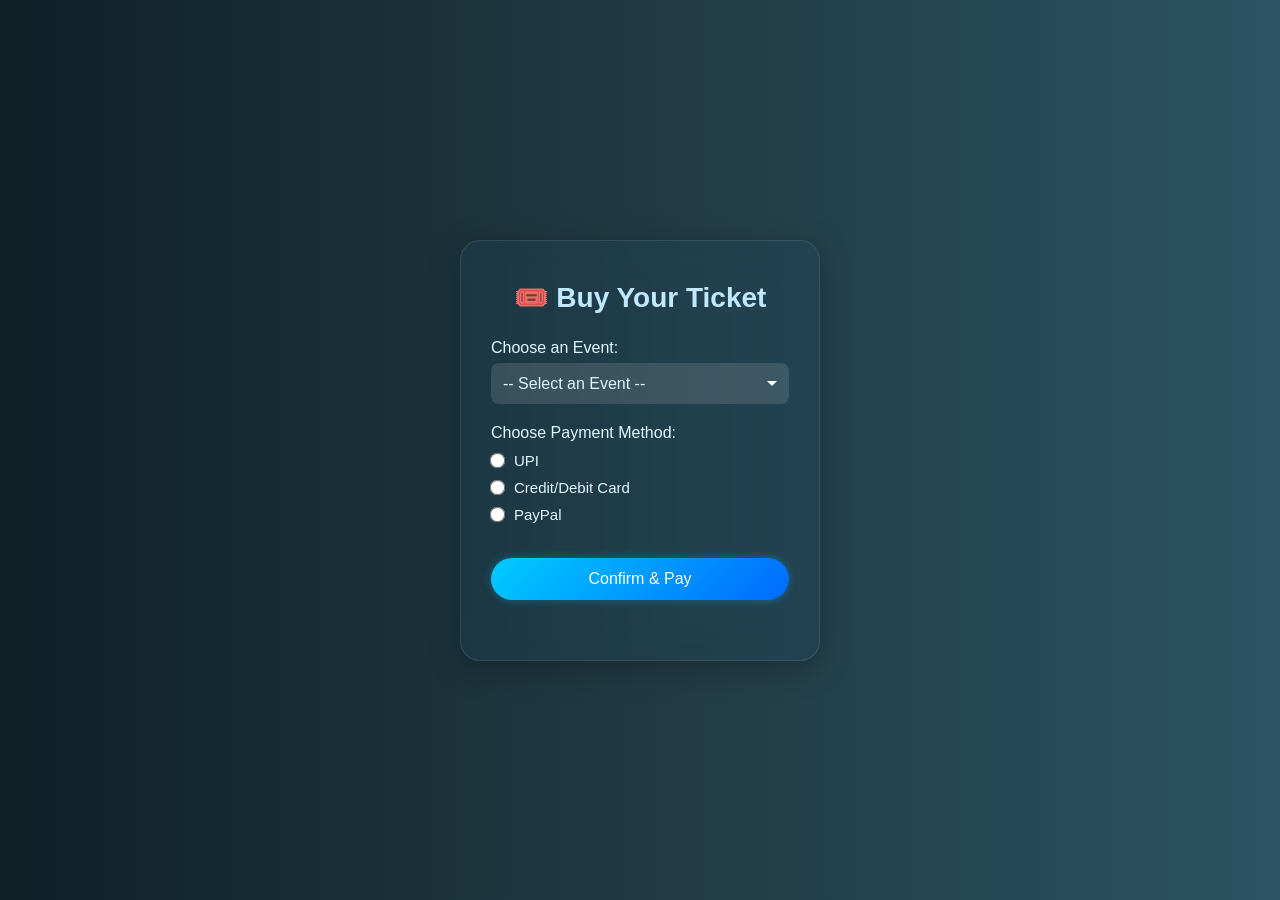
<file: Frontend/buyticket.html>
<!DOCTYPE html>
<html lang="en">
<head>
  <meta charset="UTF-8">
  <title>Buy Ticket</title>
  <style>
    * {
      margin: 0;
      padding: 0;
      box-sizing: border-box;
    }

    body {
      font-family: 'Segoe UI', Tahoma, Geneva, Verdana, sans-serif;
      background: linear-gradient(to right, #0f2027, #203a43, #2c5364);
      height: 100vh;
      display: flex;
      justify-content: center;
      align-items: center;
    }

    .container {
      background: rgba(35, 78, 108, 0.2);
      backdrop-filter: blur(18px);
      border-radius: 20px;
      padding: 40px 30px;
      box-shadow: 0 8px 32px rgba(0, 0, 0, 0.25);
      color: #e0f7ff;
      width: 360px;
      animation: fadeIn 1s ease-in-out;
      border: 1px solid rgba(255, 255, 255, 0.1);
    }

    @keyframes fadeIn {
      from { opacity: 0; transform: scale(0.95); }
      to { opacity: 1; transform: scale(1); }
    }

    h2 {
      text-align: center;
      margin-bottom: 25px;
      font-size: 28px;
      color: #c0e8ff;
    }

    label {
      font-size: 16px;
      margin-bottom: 6px;
      display: block;
    }

    select {
      width: 100%;
      padding: 12px;
      border-radius: 8px;
      border: none;
      background: rgba(255, 255, 255, 0.12);
      color: #e0f7ff;
      font-size: 16px;
      margin-bottom: 20px;
      outline: none;
      appearance: none;
      background-image: url("data:image/svg+xml;utf8,<svg fill='white' height='24' viewBox='0 0 24 24' width='24' xmlns='http://www.w3.org/2000/svg'><path d='M7 10l5 5 5-5z'/></svg>");
      background-repeat: no-repeat;
      background-position-x: 98%;
      background-position-y: center;
    }

    .payment-options label {
      display: flex;
      align-items: center;
      margin: 10px 0;
      cursor: pointer;
      font-size: 15px;
      transition: color 0.3s;
    }

    .payment-options input[type="radio"] {
      accent-color: #00ccff;
      margin-right: 10px;
      transform: scale(1.2);
    }

    .btn {
      margin-top: 25px;
      width: 100%;
      padding: 12px;
      font-size: 16px;
      background: linear-gradient(135deg, #00ccff, #006aff);
      border: none;
      border-radius: 30px;
      color: #fff;
      cursor: pointer;
      transition: all 0.3s ease;
      box-shadow: 0 0 10px rgba(0, 204, 255, 0.3);
    }

    .btn:hover {
      background: linear-gradient(135deg, #0099dd, #004cbf);
      transform: translateY(-2px);
      box-shadow: 0 4px 20px rgba(0, 204, 255, 0.5);
    }

    .message {
      margin-top: 20px;
      text-align: center;
      color: #aefeff;
      font-weight: bold;
    }

    @media (max-width: 400px) {
      .container {
        width: 90%;
        padding: 30px 20px;
      }
    }
  </style>
</head>
<body>

<div class="container">
  <h2>🎟️ Buy Your Ticket</h2>

  <label for="event">Choose an Event:</label>
  <select id="event">
    <option value="">-- Select an Event --</option>
    <option value="concert">🎵 Music Concert</option>
    <option value="sports">🏟️ Sports Match</option>
    <option value="theatre">🎭 Theatre Show</option>
    <option value="tech">💻 Tech Conference</option>
  </select>

  <label>Choose Payment Method:</label>
  <div class="payment-options">
    <label><input type="radio" name="payment" value="UPI"> UPI</label>
    <label><input type="radio" name="payment" value="Card"> Credit/Debit Card</label>
    <label><input type="radio" name="payment" value="PayPal"> PayPal</label>
  </div>

  <button class="btn" onclick="submitForm()">Confirm & Pay</button>
  <div class="message" id="message"></div>
</div>

<script>
  function submitForm() {
    const event = document.getElementById('event').value;
    const paymentMethod = document.querySelector('input[name="payment"]:checked');
    const messageBox = document.getElementById('message');

    if (!event) {
      messageBox.innerText = "⚠️ Please select an event.";
      messageBox.style.color = "#ffcc00";
      return;
    }

    if (!paymentMethod) {
      messageBox.innerText = "⚠️ Please select a payment method.";
      messageBox.style.color = "#ffcc00";
      return;
    }

    messageBox.innerText = `✅ Ticket for "${event}" booked via ${paymentMethod.value}!`;
    messageBox.style.color = "#aefeff";
  }
</script>

</body>
</html>
</file>
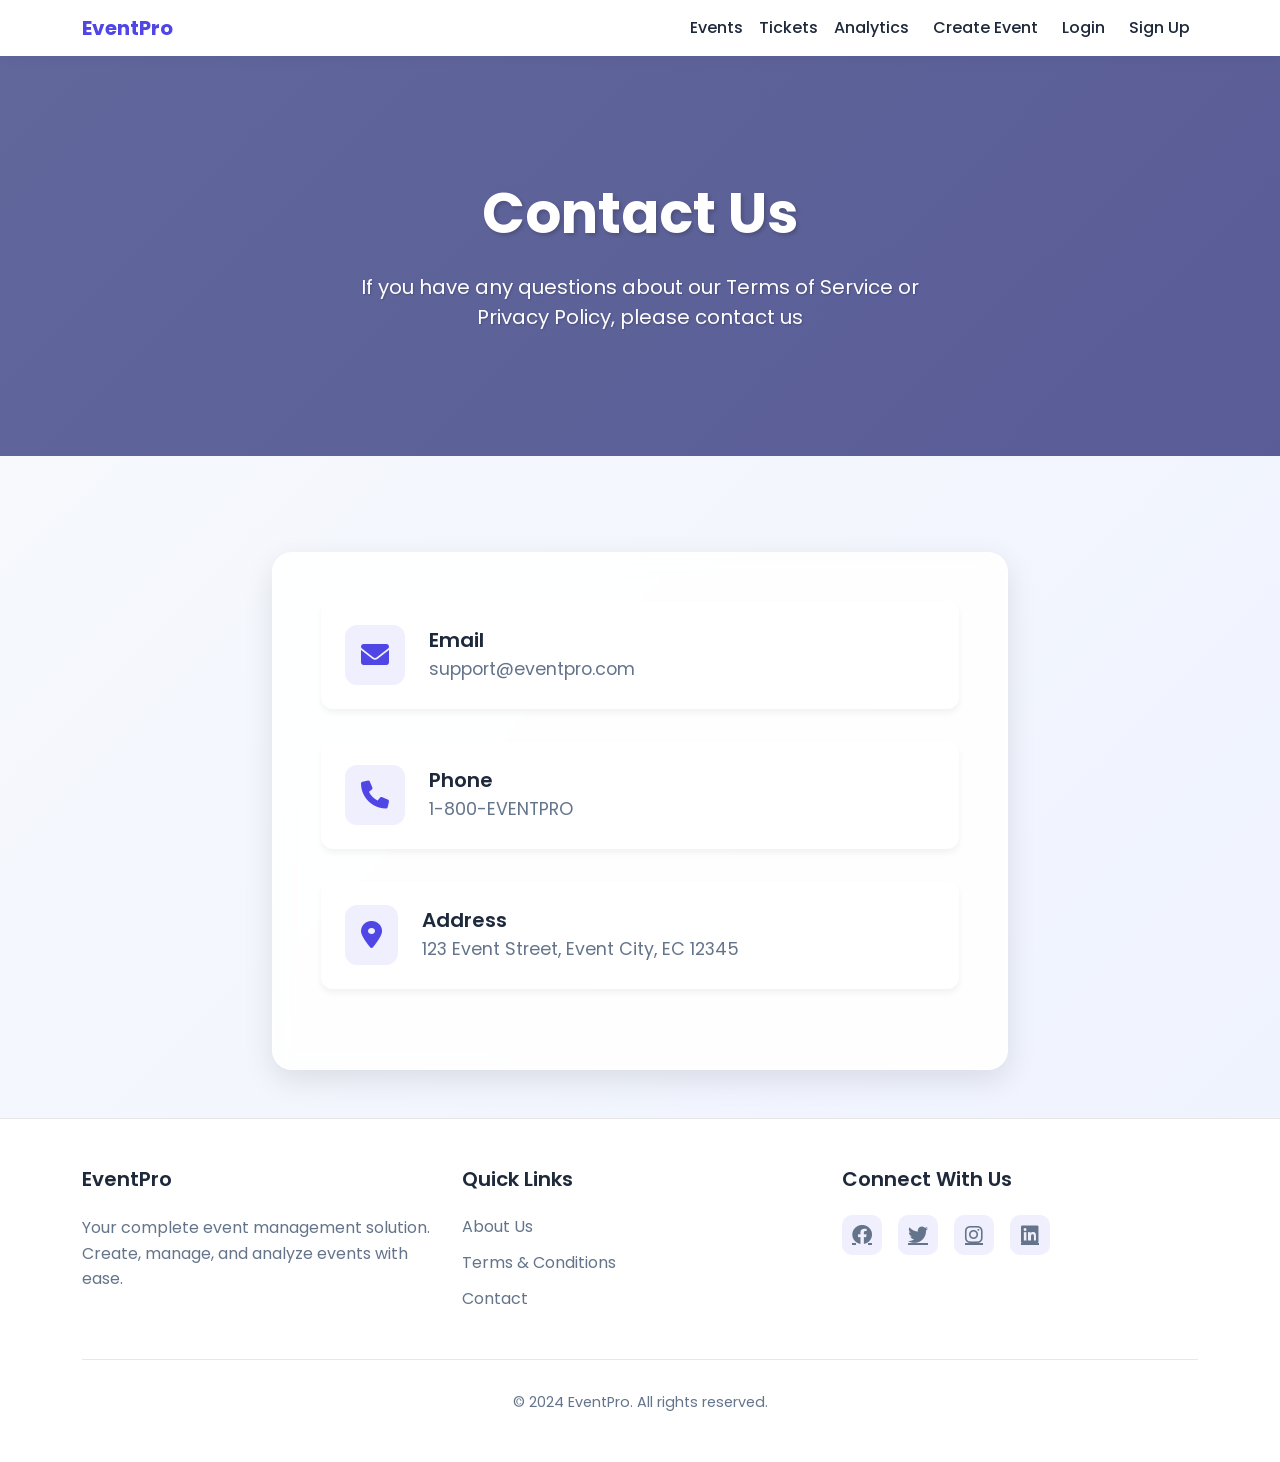
<file: Frontend/contact.html>
<!DOCTYPE html>
<html lang="en">
<head>
    <meta charset="UTF-8">
    <meta name="viewport" content="width=device-width, initial-scale=1.0">
    <title>Contact Us - EventPro</title>
    <link href="https://cdn.jsdelivr.net/npm/bootstrap@5.3.0/dist/css/bootstrap.min.css" rel="stylesheet">
    <link rel="stylesheet" href="https://cdnjs.cloudflare.com/ajax/libs/font-awesome/6.0.0/css/all.min.css">
    <link href="https://fonts.googleapis.com/css2?family=Poppins:wght@300;400;500;600;700&display=swap" rel="stylesheet">
    <style>
        :root {
            --primary-color: #4F46E5;
            --secondary-color: #6366F1;
            --accent-color: #C7D2FE;
            --background-color: #F8FAFC;
            --text-primary: #1E293B;
            --text-secondary: #64748B;
        }

        body {
            font-family: 'Poppins', sans-serif;
            background: linear-gradient(135deg, #F8FAFC 0%, #EEF2FF 100%);
            min-height: 100vh;
        }

        .navbar {
            background: rgba(255, 255, 255, 0.95) !important;
            backdrop-filter: blur(10px);
            box-shadow: 0 2px 15px rgba(0,0,0,0.1);
        }

        .navbar-brand {
            font-weight: 700;
            color: var(--primary-color) !important;
        }

        .nav-link {
            color: var(--text-primary) !important;
            font-weight: 500;
            transition: all 0.3s ease;
        }

        .nav-link:hover {
            color: var(--primary-color) !important;
        }

        .contact-section {
            padding: 120px 0;
            background: linear-gradient(rgba(30, 41, 59, 0.7), rgba(30, 41, 59, 0.7)), 
                      url('https://images.unsplash.com/photo-1486312338219-ce68d2c6f44d') no-repeat center center;
            background-size: cover;
            color: white;
            margin-bottom: 3rem;
            min-height: 400px;
            display: flex;
            align-items: center;
            justify-content: center;
            position: relative;
            overflow: hidden;
        }

        .contact-section::before {
            content: '';
            position: absolute;
            top: 0;
            left: 0;
            right: 0;
            bottom: 0;
            background: linear-gradient(135deg, rgba(99, 102, 241, 0.3) 0%, rgba(79, 70, 229, 0.3) 100%);
            z-index: 1;
        }

        .contact-section .container {
            position: relative;
            z-index: 2;
        }

        .contact-section h1 {
            font-weight: 700;
            text-shadow: 2px 2px 4px rgba(0,0,0,0.2);
        }

        .contact-section .lead {
            font-size: 1.25rem;
            font-weight: 400;
            text-shadow: 1px 1px 2px rgba(0,0,0,0.2);
            max-width: 600px;
            margin: 0 auto;
        }

        .contact-info {
            background: rgba(255, 255, 255, 0.9);
            padding: 3rem;
            border-radius: 20px;
            box-shadow: 0 10px 30px rgba(0,0,0,0.1);
            backdrop-filter: blur(10px);
            border: 1px solid rgba(255, 255, 255, 0.2);
        }

        .contact-item {
            margin-bottom: 2rem;
            transition: all 0.3s ease;
            padding: 1.5rem;
            border-radius: 12px;
            background: white;
            box-shadow: 0 4px 6px rgba(0,0,0,0.05);
        }

        .contact-item:hover {
            transform: translateY(-5px);
            box-shadow: 0 8px 15px rgba(0,0,0,0.1);
        }

        .contact-icon {
            font-size: 1.75rem;
            color: var(--primary-color);
            margin-right: 1.5rem;
            background: rgba(99, 102, 241, 0.1);
            padding: 1rem;
            border-radius: 12px;
            transition: all 0.3s ease;
        }

        .contact-item:hover .contact-icon {
            background: var(--primary-color);
            color: white;
            transform: scale(1.1);
        }

        .contact-item h5 {
            color: var(--text-primary);
            font-weight: 600;
            margin-bottom: 0.5rem;
        }

        .contact-item p {
            color: var(--text-secondary);
            font-size: 1.1rem;
            margin-bottom: 0;
        }
    </style>
</head>
<body>
    <!-- Navigation -->
    <nav class="navbar navbar-expand-lg navbar-light">
        <div class="container">
            <a class="navbar-brand" href="index.html">EventPro</a>
            <button class="navbar-toggler" type="button" data-bs-toggle="collapse" data-bs-target="#navbarNav">
                <span class="navbar-toggler-icon"></span>
            </button>
            <div class="collapse navbar-collapse" id="navbarNav">
                <ul class="navbar-nav ms-auto">
                    <li class="nav-item"><a class="nav-link" href="index.html#events">Events</a></li>
                    <li class="nav-item"><a class="nav-link" href="smart-ticketing.html">Tickets</a></li>
                    <li class="nav-item"><a class="nav-link" href="analytics.html">Analytics</a></li>
                    <li class="nav-item"><a class="nav-link btn btn-primary ms-2" href="createEvent.html">Create Event</a></li>
                    <li class="nav-item"><a class="nav-link btn btn-outline-primary ms-2" href="login.html">Login</a></li>
                    <li class="nav-item"><a class="nav-link btn btn-primary ms-2" href="signup.html">Sign Up</a></li>
                </ul>
            </div>
        </div>
    </nav>

    <!-- Contact Section -->
    <section class="contact-section text-center">
        <div class="container">
            <h1 class="display-4 mb-4">Contact Us</h1>
            <p class="lead">If you have any questions about our Terms of Service or Privacy Policy, please contact us</p>
        </div>
    </section>

    <!-- Contact Information -->
    <section class="py-5">
        <div class="container">
            <div class="row justify-content-center">
                <div class="col-md-8">
                    <div class="contact-info">
                        <div class="contact-item d-flex align-items-center">
                            <i class="fas fa-envelope contact-icon"></i>
                            <div>
                                <h5 class="mb-1">Email</h5>
                                <p class="mb-0">support@eventpro.com</p>
                            </div>
                        </div>
                        <div class="contact-item d-flex align-items-center">
                            <i class="fas fa-phone contact-icon"></i>
                            <div>
                                <h5 class="mb-1">Phone</h5>
                                <p class="mb-0">1-800-EVENTPRO</p>
                            </div>
                        </div>
                        <div class="contact-item d-flex align-items-center">
                            <i class="fas fa-map-marker-alt contact-icon"></i>
                            <div>
                                <h5 class="mb-1">Address</h5>
                                <p class="mb-0">123 Event Street, Event City, EC 12345</p>
                            </div>
                        </div>
                    </div>
                </div>
            </div>
        </div>
    </section>

    <!-- Footer -->
    <footer class="footer py-5">
        <div class="container">
            <div class="row g-4">
                <div class="col-md-4">
                    <h5 class="footer-title">EventPro</h5>
                    <p class="footer-description">Your complete event management solution. Create, manage, and analyze events with ease.</p>
                </div>
                <div class="col-md-4">
                    <h5 class="footer-title">Quick Links</h5>
                    <ul class="list-unstyled footer-links">
                        <li><a href="#">About Us</a></li>
                        <li><a href="terms-privacy.html">Terms & Conditions</a></li>
                        <li><a href="contact.html">Contact</a></li>
                    </ul>
                </div>
                <div class="col-md-4">
                    <h5 class="footer-title">Connect With Us</h5>
                    <div class="social-icons">
                        <a href="#" class="social-icon"><i class="fab fa-facebook"></i></a>
                        <a href="#" class="social-icon"><i class="fab fa-twitter"></i></a>
                        <a href="#" class="social-icon"><i class="fab fa-instagram"></i></a>
                        <a href="#" class="social-icon"><i class="fab fa-linkedin"></i></a>
                    </div>
                </div>
            </div>
            <hr class="footer-divider">
            <div class="footer-bottom">
                <p class="mb-0">&copy; 2024 EventPro. All rights reserved.</p>
            </div>
        </div>
    </footer>

    <style>
        .footer {
            background: rgba(255, 255, 255, 0.95);
            backdrop-filter: blur(10px);
            border-top: 1px solid rgba(0, 0, 0, 0.1);
        }

        .footer-title {
            color: var(--text-primary);
            font-weight: 600;
            margin-bottom: 1.5rem;
        }

        .footer-description {
            color: var(--text-secondary);
            line-height: 1.6;
        }

        .footer-links li {
            margin-bottom: 0.75rem;
        }

        .footer-links a {
            color: var(--text-secondary);
            text-decoration: none;
            transition: all 0.3s ease;
        }

        .footer-links a:hover {
            color: var(--primary-color);
            transform: translateX(5px);
        }

        .social-icons {
            display: flex;
            gap: 1rem;
        }

        .social-icon {
            color: var(--text-secondary);
            font-size: 1.25rem;
            transition: all 0.3s ease;
            width: 40px;
            height: 40px;
            display: flex;
            align-items: center;
            justify-content: center;
            border-radius: 10px;
            background: rgba(99, 102, 241, 0.1);
        }

        .social-icon:hover {
            color: white;
            background: var(--primary-color);
            transform: translateY(-3px);
        }

        .footer-divider {
            margin: 2rem 0;
            opacity: 0.1;
        }

        .footer-bottom {
            text-align: center;
            color: var(--text-secondary);
            font-size: 0.9rem;
        }
    </style>

    <!-- Bootstrap JS and dependencies -->
    <script src="https://cdn.jsdelivr.net/npm/bootstrap@5.3.0/dist/js/bootstrap.bundle.min.js"></script>
</body>
</html>
</file>
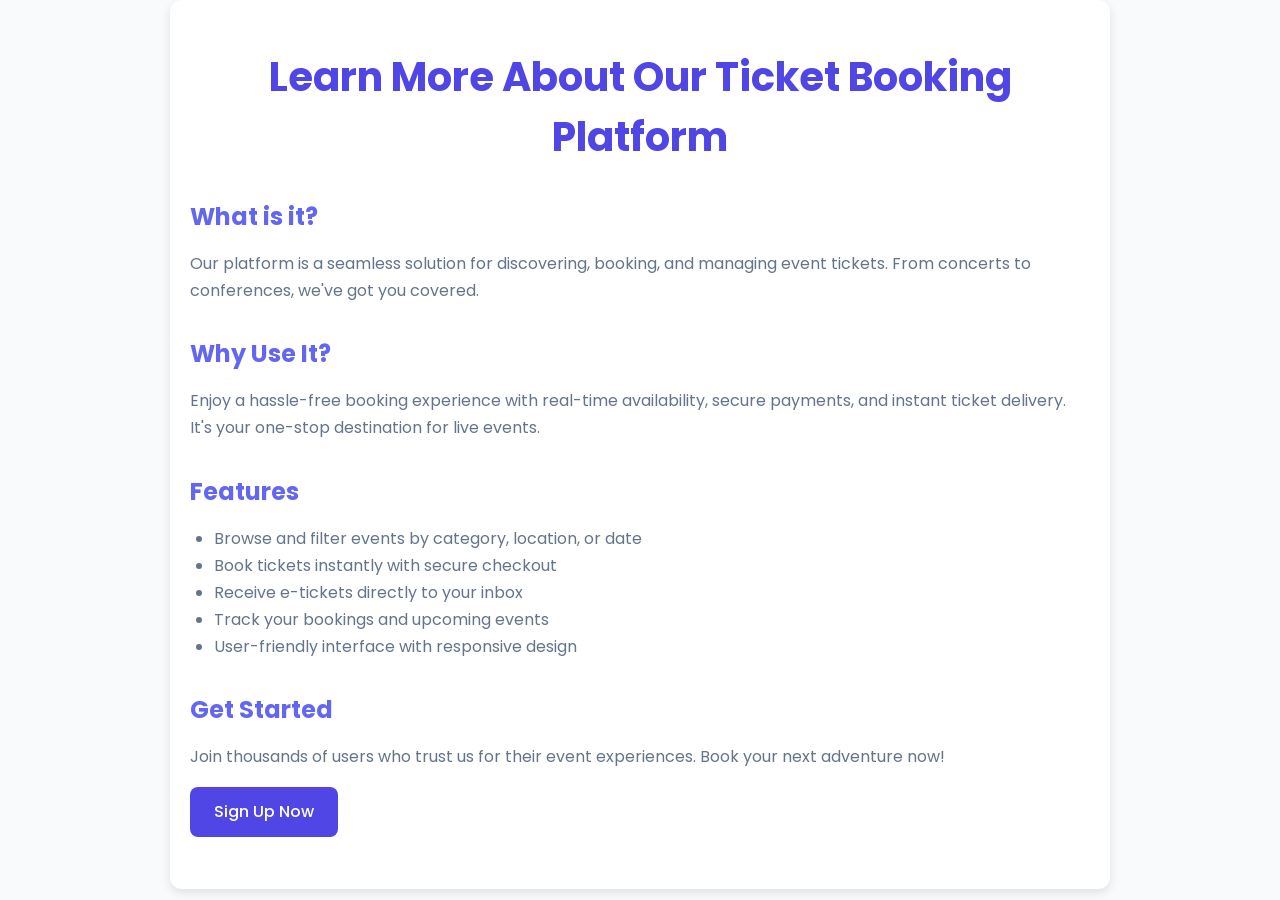
<file: Frontend/learnmore.html>
<!DOCTYPE html>
<html lang="en">
<head>
    <meta charset="UTF-8">
    <meta name="viewport" content="width=device-width, initial-scale=1.0">
    <title>Learn More</title>
    <link href="https://fonts.googleapis.com/css2?family=Poppins:wght@400;500;600;700&display=swap" rel="stylesheet">
    <style>
        :root {
            --primary-color: #4F46E5;
            --secondary-color: #6366F1;
            --accent-color: #C7D2FE;
            --background-color: #F8FAFC;
            --text-primary: #1E293B;
            --text-secondary: #64748B;
            --success-color: #10B981;
            --warning-color: #F59E0B;
            --info-color: #3B82F6;
        }

        body {
            font-family: 'Poppins', sans-serif;
            color: var(--text-primary);
            background-color: var(--background-color);
            scroll-behavior: smooth;
            margin: 0;
            padding: 0;
        }

        .container {
            max-width: 900px;
            margin: auto;
            padding: 20px;
            background: white;
            border-radius: 12px;
            box-shadow: 0 4px 10px rgba(0, 0, 0, 0.1);
        }

        h1 {
            text-align: center;
            font-size: 2.5rem;
            color: var(--primary-color);
            margin-bottom: 1rem;
        }

        .section {
            margin: 2rem 0;
        }

        .section h2 {
            font-size: 1.5rem;
            color: var(--secondary-color);
            margin-bottom: 0.5rem;
        }

        .section p, .section ul {
            color: var(--text-secondary);
            line-height: 1.7;
        }

        .section ul {
            padding-left: 1.5rem;
        }

        .btn {
            display: inline-block;
            padding: 0.8rem 1.5rem;
            background: var(--primary-color);
            color: white;
            text-decoration: none;
            font-weight: 500;
            border-radius: 8px;
            transition: all 0.3s ease;
        }

        .btn:hover {
            background: var(--secondary-color);
            transform: translateY(-2px);
        }
    </style>
</head>
<body>
    <div class="container">
        <h1>Learn More About Our Ticket Booking Platform</h1>

        <div class="section">
            <h2>What is it?</h2>
            <p>Our platform is a seamless solution for discovering, booking, and managing event tickets. From concerts to conferences, we've got you covered.</p>
        </div>

        <div class="section">
            <h2>Why Use It?</h2>
            <p>Enjoy a hassle-free booking experience with real-time availability, secure payments, and instant ticket delivery. It's your one-stop destination for live events.</p>
        </div>

        <div class="section">
            <h2>Features</h2>
            <ul>
                <li>Browse and filter events by category, location, or date</li>
                <li>Book tickets instantly with secure checkout</li>
                <li>Receive e-tickets directly to your inbox</li>
                <li>Track your bookings and upcoming events</li>
                <li>User-friendly interface with responsive design</li>
            </ul>
        </div>

        <div class="section">
            <h2>Get Started</h2>
            <p>Join thousands of users who trust us for their event experiences. Book your next adventure now!</p>
            <a href="signup.html" class="btn">Sign Up Now</a>
        </div>
    </div>
</body>
</html>
</file>
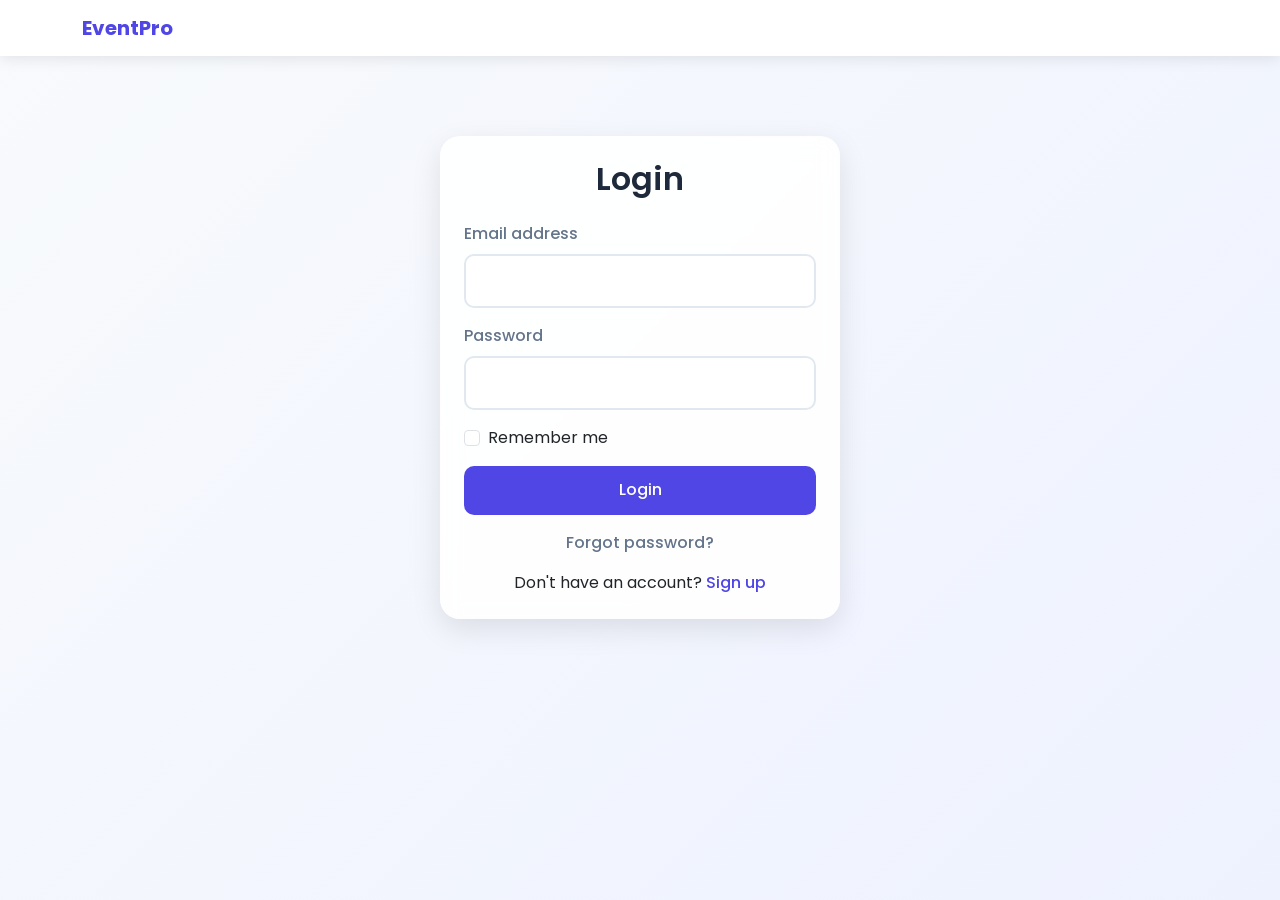
<file: Frontend/login.html>
<!DOCTYPE html>
<html lang="en">
<head>
    <meta charset="UTF-8" />
    <meta name="viewport" content="width=device-width, initial-scale=1.0"/>
    <title>Login - EventPro</title>
    <link href="https://cdn.jsdelivr.net/npm/bootstrap@5.3.0/dist/css/bootstrap.min.css" rel="stylesheet"/>
    <link rel="stylesheet" href="https://cdnjs.cloudflare.com/ajax/libs/font-awesome/6.0.0/css/all.min.css"/>
    <link href="https://fonts.googleapis.com/css2?family=Poppins:wght@300;400;500;600;700&display=swap" rel="stylesheet"/>

    <style>
        :root {
            --primary-color: #4F46E5;
            --secondary-color: #6366F1;
            --accent-color: #C7D2FE;
            --background-color: #F8FAFC;
            --text-primary: #1E293B;
            --text-secondary: #64748B;
        }

        body {
            font-family: 'Poppins', sans-serif;
            background: linear-gradient(135deg, #F8FAFC 0%, #EEF2FF 100%);
            min-height: 100vh;
        }

        .navbar {
            background: rgba(255, 255, 255, 0.95) !important;
            backdrop-filter: blur(10px);
            box-shadow: 0 2px 15px rgba(0,0,0,0.1);
        }

        .navbar-brand {
            font-weight: 700;
            color: var(--primary-color) !important;
        }

        .login-container {
            max-width: 400px;
            margin: 80px auto;
        }

        .card {
            border: none;
            border-radius: 20px;
            background: rgba(255, 255, 255, 0.9);
            backdrop-filter: blur(10px);
            box-shadow: 0 10px 30px rgba(0,0,0,0.1);
        }

        .card-body {
            padding: 2.5rem;
        }

        h2 {
            color: var(--text-primary);
            font-weight: 600;
        }

        .form-label {
            color: var(--text-secondary);
            font-weight: 500;
            margin-bottom: 0.5rem;
        }

        .form-control {
            padding: 0.8rem 1rem;
            border: 2px solid #e2e8f0;
            border-radius: 10px;
            transition: all 0.3s ease;
        }

        .form-control:focus {
            border-color: var(--primary-color);
            box-shadow: 0 0 0 3px rgba(99, 102, 241, 0.1);
        }

        .btn-primary {
            background: var(--primary-color);
            border: none;
            padding: 0.8rem 1.5rem;
            border-radius: 10px;
            font-weight: 500;
            transition: all 0.3s ease;
        }

        .btn-primary:hover {
            background: var(--secondary-color);
            transform: translateY(-2px);
            box-shadow: 0 4px 12px rgba(79, 70, 229, 0.2);
        }

        .form-check-input:checked {
            background-color: var(--primary-color);
            border-color: var(--primary-color);
        }

        .forgot-password {
            color: var(--text-secondary);
            text-decoration: none;
            font-weight: 500;
            transition: color 0.3s ease;
        }

        .forgot-password:hover {
            color: var(--primary-color);
        }

        a {
            color: var(--primary-color);
            text-decoration: none;
            font-weight: 500;
            transition: all 0.3s ease;
        }

        a:hover {
            color: var(--secondary-color);
        }

        .toast-container {
            position: fixed;
            bottom: 1rem;
            right: 1rem;
            z-index: 9999;
        }

        .toast {
            background-color: #4F46E5;
            color: #fff;
            border-radius: 8px;
        }
    </style>
</head>
<body>

    <nav class="navbar navbar-expand-lg navbar-light">
        <div class="container">
            <a class="navbar-brand" href="index.html">EventPro</a>
        </div>
    </nav>

    <div class="container">
        <div class="login-container">
            <div class="card">
                <div class="card-body p-4">
                    <h2 class="text-center mb-4">Login</h2>
                    <form id="loginForm">
                        <div class="mb-3">
                            <label class="form-label">Email address</label>
                            <input type="email" class="form-control" required>
                        </div>
                        <div class="mb-3">
                            <label class="form-label">Password</label>
                            <input type="password" class="form-control" required>
                        </div>
                        <div class="mb-3 form-check">
                            <input type="checkbox" class="form-check-input" id="rememberMe">
                            <label class="form-check-label" for="rememberMe">Remember me</label>
                        </div>
                        <div class="d-grid">
                            <button type="submit" class="btn btn-primary">Login</button>
                        </div>
                        <div class="text-center mt-3">
                            <a href="#" class="forgot-password">Forgot password?</a>
                        </div>
                    </form>
                    <div class="text-center mt-3">
                        <p class="mb-0">Don't have an account? <a href="signup.html">Sign up</a></p>
                    </div>
                </div>
            </div>
        </div>
    </div>

    <div class="toast-container">
        <div id="loginToast" class="toast align-items-center text-white" role="alert" aria-live="assertive" aria-atomic="true">
            <div class="d-flex">
                <div class="toast-body">
                    🎉 Login successful! Welcome back.
                </div>
                <button type="button" class="btn-close btn-close-white me-2 m-auto" data-bs-dismiss="toast" aria-label="Close"></button>
            </div>
        </div>
    </div>

    <script src="https://cdn.jsdelivr.net/npm/bootstrap@5.3.0/dist/js/bootstrap.bundle.min.js"></script>
    <script>
        document.getElementById('loginForm').addEventListener('submit', function (e) {
            e.preventDefault(); 
            const toast = new bootstrap.Toast(document.getElementById('loginToast'));
            toast.show();
            setTimeout(function() {
                window.location.href = 'index.html';
            }, 1500); 
        });
    </script>
</body>
</html>
</file>
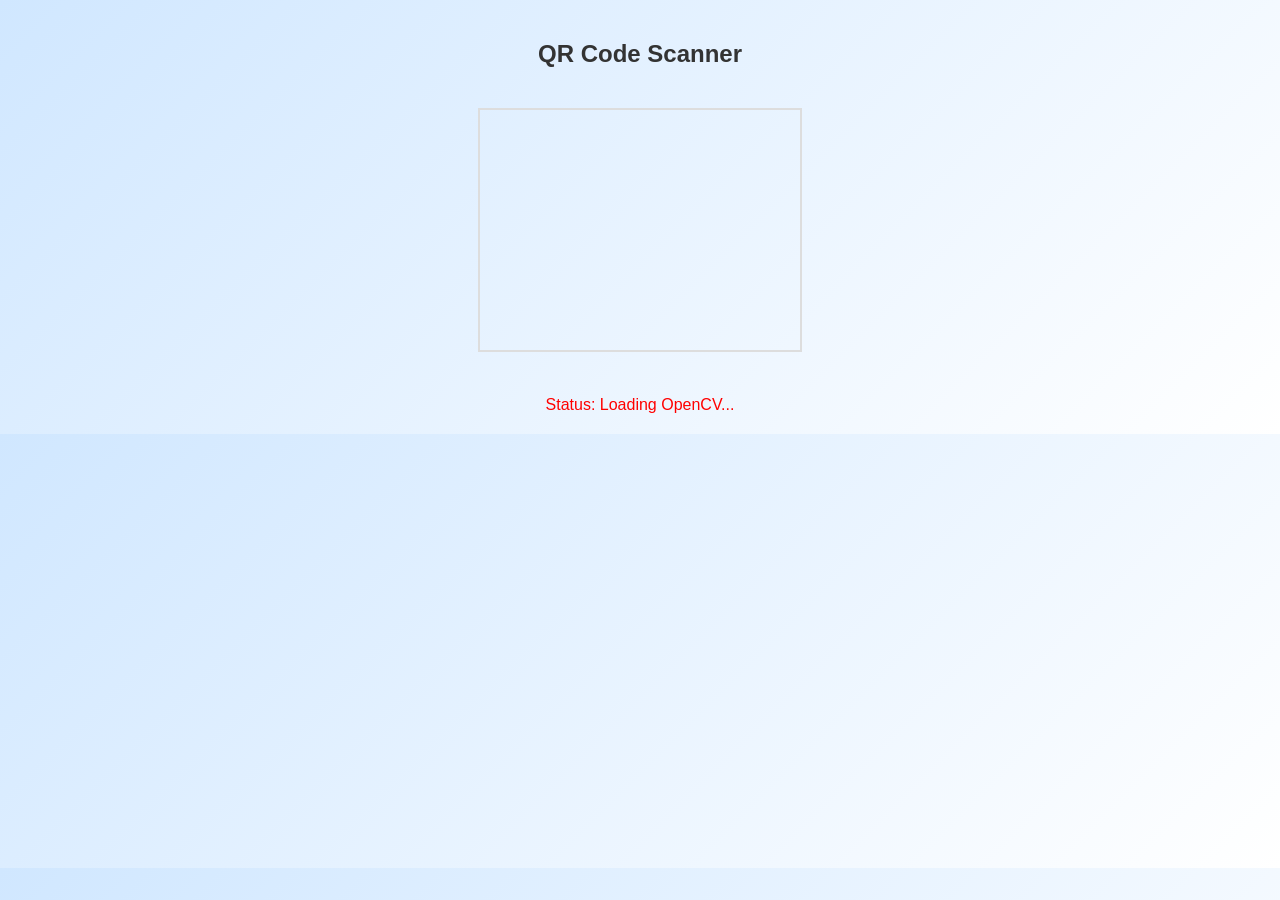
<file: Frontend/scanner.html>
<!DOCTYPE html>
<html lang="en">
<head>
  <meta charset="UTF-8">
  <title>QR Code Scanner</title>
  <style>
    body {
      font-family: sans-serif;
      background: linear-gradient(135deg, #d0e7ff, #ffffff);
      color: #333;
      text-align: center;
      margin: 0;
      padding: 20px;
    }
    #video {
      width: 320px;
      height: 240px;
      margin: 20px auto;
      border: 2px solid #ddd;
    }
    #result {
      margin-top: 20px;
      font-size: 1.2em;
      color: green;
    }
    #status {
      margin-top: 10px;
      font-size: 1em;
      color: red; /* Error messages will be red */
    }
  </style>
</head>
<body>
  <h2>QR Code Scanner</h2>
  <video id="video" autoplay playsinline></video>
  <div id="result"></div>
  <div id="status">Status: Loading OpenCV...</div>

  <script src="https://docs.opencv.org/4.x/opencv.js" type="text/javascript" onload="onOpenCvReady();"></script>

  <script>
    let video = document.getElementById('video');
    let resultDiv = document.getElementById('result');
    let statusDiv = document.getElementById('status');
    let streaming = false;
    let src, dst, gray, qrCodeDetector;

    function onOpenCvReady() {
      cv['onRuntimeInitialized'] = () => {
        statusDiv.innerText = "OpenCV loaded. Requesting camera access...";
        requestCameraAccess();
      };
    }

    function requestCameraAccess() {
      navigator.mediaDevices.getUserMedia({ video: { facingMode: "environment" }, audio: false })
        .then(function(stream) {
          video.srcObject = stream;
          video.play();
          streaming = true;
          qrCodeDetector = new cv.QRCodeDetector();
          statusDiv.innerText = "Camera access granted. Scanning...";
          requestAnimationFrame(processVideo);
        })
        .catch(function(err) {
          statusDiv.innerText = "❌ Error accessing camera: " + err;
          console.error("Camera access error:", err); // Log to console for debugging
        });
    }

    function processVideo() {
      if (streaming) {
        try {
          if (!src) {
            src = new cv.Mat(video.videoHeight, video.videoWidth, cv.CV_8UC4);
            dst = new cv.Mat(video.videoHeight, video.videoWidth, cv.CV_8UC4);
            gray = new cv.Mat();
          }

          src.data.set(new Uint8Array(video));
          cv.cvtColor(src, gray, cv.COLOR_RGBA2GRAY);

          let points = new cv.Mat();
          let decodedInfo = qrCodeDetector.detectAndDecode(gray, points);

          if (decodedInfo) {
            if (decodedInfo !== "") {
              resultDiv.innerText = "✅ QR Code Detected:\n" + decodedInfo;
              streaming = false;
              video.pause();
              if (video.srcObject) {
                video.srcObject.getVideoTracks().forEach(track => track.stop());
              }
            }
          }

          requestAnimationFrame(processVideo);
        } catch (e) {
          console.error("Video processing error:", e);
          statusDiv.innerText = "Error during video processing.";
          requestAnimationFrame(processVideo);
        }
      }
    }
  </script>
</body>
</html>
</file>
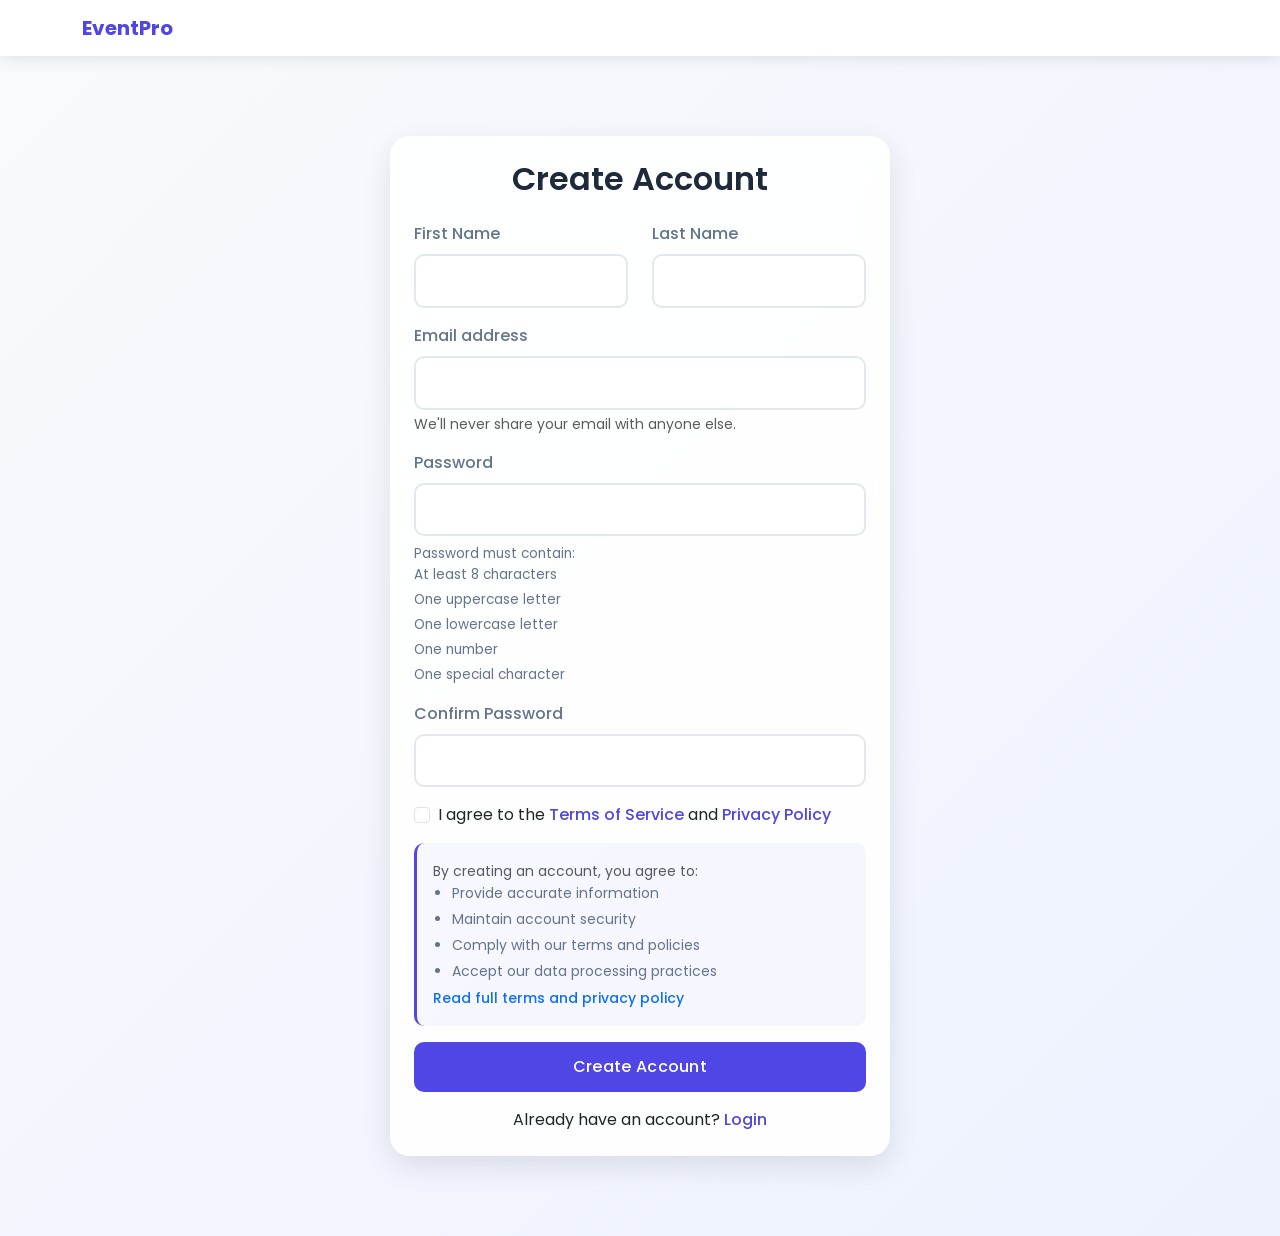
<file: Frontend/signup.html>
<!DOCTYPE html>
<html lang="en">
<head>
    <meta charset="UTF-8">
    <meta name="viewport" content="width=device-width, initial-scale=1.0">
    <title>Sign Up - EventPro</title>
    <link href="https://cdn.jsdelivr.net/npm/bootstrap@5.3.0/dist/css/bootstrap.min.css" rel="stylesheet">
    <link rel="stylesheet" href="https://cdnjs.cloudflare.com/ajax/libs/font-awesome/6.0.0/css/all.min.css">
    <link href="https://fonts.googleapis.com/css2?family=Poppins:wght@300;400;500;600;700&display=swap" rel="stylesheet">
    <style>
        :root {
            --primary-color: #4F46E5;
            --secondary-color: #6366F1;
            --accent-color: #C7D2FE;
            --background-color: #F8FAFC;
            --text-primary: #1E293B;
            --text-secondary: #64748B;
            --success-color: #10B981;
            --error-color: #EF4444;
        }

        body {
            font-family: 'Poppins', sans-serif;
            background: linear-gradient(135deg, #F8FAFC 0%, #EEF2FF 100%);
            min-height: 100vh;
        }

        .navbar {
            background: rgba(255, 255, 255, 0.95) !important;
            backdrop-filter: blur(10px);
            box-shadow: 0 2px 15px rgba(0,0,0,0.1);
        }

        .navbar-brand {
            font-weight: 700;
            color: var(--primary-color) !important;
        }

        .signup-container {
            max-width: 500px;
            margin: 80px auto;
        }

        .card {
            border: none;
            border-radius: 20px;
            background: rgba(255, 255, 255, 0.9);
            backdrop-filter: blur(10px);
            box-shadow: 0 10px 30px rgba(0,0,0,0.1);
        }

        .card-body {
            padding: 2.5rem;
        }

        h2 {
            color: var(--text-primary);
            font-weight: 600;
        }

        .form-label {
            color: var(--text-secondary);
            font-weight: 500;
            margin-bottom: 0.5rem;
        }

        .form-control {
            padding: 0.8rem 1rem;
            border: 2px solid #e2e8f0;
            border-radius: 10px;
            transition: all 0.3s ease;
        }

        .form-control:focus {
            border-color: var(--primary-color);
            box-shadow: 0 0 0 3px rgba(99, 102, 241, 0.1);
        }

        .btn-primary {
            background: var(--primary-color);
            border: none;
            padding: 0.8rem 1.5rem;
            border-radius: 10px;
            font-weight: 500;
            letter-spacing: 0.3px;
            transition: all 0.3s ease;
        }

        .btn-primary:hover {
            background: var(--secondary-color);
            transform: translateY(-2px);
            box-shadow: 0 4px 12px rgba(79, 70, 229, 0.2);
        }

        .password-requirements {
            font-size: 0.85rem;
            color: var(--text-secondary);
            margin-top: 1rem;
        }

        .password-requirements ul {
            list-style: none;
            padding-left: 0;
        }

        .password-requirements li {
            margin-bottom: 0.3rem;
            display: flex;
            align-items: center;
            gap: 0.5rem;
        }

        .highlight-box {
            background: rgba(99, 102, 241, 0.05) !important;
            border-radius: 10px;
            border-color: var(--primary-color) !important;
        }

        .highlight-box ul {
            padding-left: 1.2rem;
        }

        .highlight-box li {
            margin-bottom: 0.3rem;
            color: var(--text-secondary);
        }

        .form-check-input:checked {
            background-color: var(--primary-color);
            border-color: var(--primary-color);
        }

        a {
            color: var(--primary-color);
            text-decoration: none;
            font-weight: 500;
            transition: all 0.3s ease;
        }

        a:hover {
            color: var(--secondary-color);
        }

        .text-success {
            color: var(--success-color) !important;
        }

        .text-danger {
            color: var(--error-color) !important;
        }

        .toast-container {
            position: fixed;
            bottom: 1rem;
            right: 1rem;
            z-index: 9999;
        }

        .toast {
            background-color: var(--success-color);
            color: #fff;
            border-radius: 8px;
        }
    </style>
</head>
<body>
    <nav class="navbar navbar-expand-lg navbar-light">
        <div class="container">
            <a class="navbar-brand" href="index.html">EventPro</a>
        </div>
    </nav>

    <div class="container">
        <div class="signup-container">
            <div class="card">
                <div class="card-body p-4">
                    <h2 class="text-center mb-4">Create Account</h2>
                    <form class="needs-validation" novalidate id="signupForm">
                        <div class="row">
                            <div class="col-md-6 mb-3">
                                <label class="form-label">First Name</label>
                                <input type="text" class="form-control" required>
                            </div>
                            <div class="col-md-6 mb-3">
                                <label class="form-label">Last Name</label>
                                <input type="text" class="form-control" required>
                            </div>
                        </div>
                        <div class="mb-3">
                            <label class="form-label">Email address</label>
                            <input type="email" class="form-control" required>
                            <div class="form-text">We'll never share your email with anyone else.</div>
                        </div>
                        <div class="mb-3">
                            <label class="form-label">Password</label>
                            <input type="password" class="form-control" id="password" required
                                   pattern="^(?=.*[a-z])(?=.*[A-Z])(?=.*\d)(?=.*[@$!%*?&])[A-Za-z\d@$!%*?&]{8,}$">
                            <div class="password-requirements mt-2">
                                Password must contain:
                                <ul class="mb-0" id="passwordRequirements">
                                    <li id="length">At least 8 characters</li>
                                    <li id="uppercase">One uppercase letter</li>
                                    <li id="lowercase">One lowercase letter</li>
                                    <li id="number">One number</li>
                                    <li id="special">One special character</li>
                                </ul>
                            </div>
                        </div>
                        <div class="mb-3">
                            <label class="form-label">Confirm Password</label>
                            <input type="password" class="form-control" id="confirmPassword" required>
                            <div class="invalid-feedback">Passwords do not match</div>
                        </div>
                        <div class="mb-3 form-check">
                            <input type="checkbox" class="form-check-input" id="terms" required>
                            <label class="form-check-label" for="terms">
                                I agree to the <a href="terms-privacy.html" target="_blank">Terms of Service</a> and <a href="terms-privacy.html#privacy" target="_blank">Privacy Policy</a>
                            </label>
                        </div>
                        <div class="highlight-box p-3 mb-3 bg-light border-start border-primary border-3">
                            <small class="text-muted">
                                By creating an account, you agree to:
                                <ul class="mb-0">
                                    <li>Provide accurate information</li>
                                    <li>Maintain account security</li>
                                    <li>Comply with our terms and policies</li>
                                    <li>Accept our data processing practices</li>
                                </ul>
                                <a href="terms-privacy.html" target="_blank" class="text-primary">Read full terms and privacy policy</a>
                            </small>
                        </div>
                        <div class="d-grid">
                            <button type="submit" class="btn btn-primary">Create Account</button>
                        </div>
                    </form>
                    
                    <div class="text-center mt-3">
                        <p class="mb-0">Already have an account? <a href="login.html">Login</a></p>
                    </div>
                </div>
            </div>
        </div>
    </div>

    <div class="toast-container">
        <div id="signupToast" class="toast align-items-center text-white" role="alert" aria-live="assertive" aria-atomic="true">
            <div class="d-flex">
                <div class="toast-body">
                    🎉 Account created successfully!
                </div>
                <button type="button" class="btn-close btn-close-white me-2 m-auto" data-bs-dismiss="toast" aria-label="Close"></button>
            </div>
        </div>
    </div>

    <script src="https://cdn.jsdelivr.net/npm/bootstrap@5.3.0/dist/js/bootstrap.bundle.min.js"></script>
    <script>
        const password = document.getElementById('password');
        const confirmPassword = document.getElementById('confirmPassword');
        const form = document.querySelector('form');
        const signupForm = document.getElementById('signupForm'); // Get the form element
        const signupToast = new bootstrap.Toast(document.getElementById('signupToast')); // Initialize the toast
        const requirements = {
            length: /.{8,}/,
            uppercase: /[A-Z]/,
            lowercase: /[a-z]/,
            number: /[0-9]/,
            special: /[@$!%*?&]/
        };

        // Check password requirements as user types
        password.addEventListener('input', function() {
            const value = this.value;
            for (let req in requirements) {
                const element = document.getElementById(req);
                if (requirements[req].test(value)) {
                    element.classList.remove('text-danger');
                    element.classList.add('text-success');
                    element.innerHTML = '<i class="fas fa-check-circle"></i> ' +
                                      element.innerHTML.replace('<i class="fas fa-check-circle"></i> ', '')
                                                     .replace('<i class="fas fa-times-circle"></i> ', '');
                } else {
                    element.classList.remove('text-success');
                    element.classList.add('text-danger');
                    element.innerHTML = '<i class="fas fa-times-circle"></i> ' +
                                      element.innerHTML.replace('<i class="fas fa-check-circle"></i> ', '')
                                                     .replace('<i class="fas fa-times-circle"></i> ', '');
                }
            }
        });

        // Check if passwords match
        function checkPasswords() {
            if (confirmPassword.value === password.value) {
                confirmPassword.setCustomValidity('');
                return true;
            } else {
                confirmPassword.setCustomValidity('Passwords do not match');
                return false;
            }
        }

        confirmPassword.addEventListener('input', checkPasswords);
        password.addEventListener('input', () => {
            if (confirmPassword.value !== '') {
                checkPasswords();
            }
        });

        // Form validation and redirection with toast
        signupForm.addEventListener('submit', function(event) {
            if (!form.checkValidity() || !checkPasswords()) {
                event.preventDefault();
                event.stopPropagation();
            } else {
                event.preventDefault(); // Prevent default form submission
                signupToast.show(); // Show the success toast
                // Redirect to index.html after the toast is shown (you might want a slight delay)
                setTimeout(function() {
                    window.location.href = 'index.html';
                }, 1500); // Adjust the delay (in milliseconds) as needed
            }
            form.classList.add('was-validated');
        });
    </script>
</body>
</html>
</file>
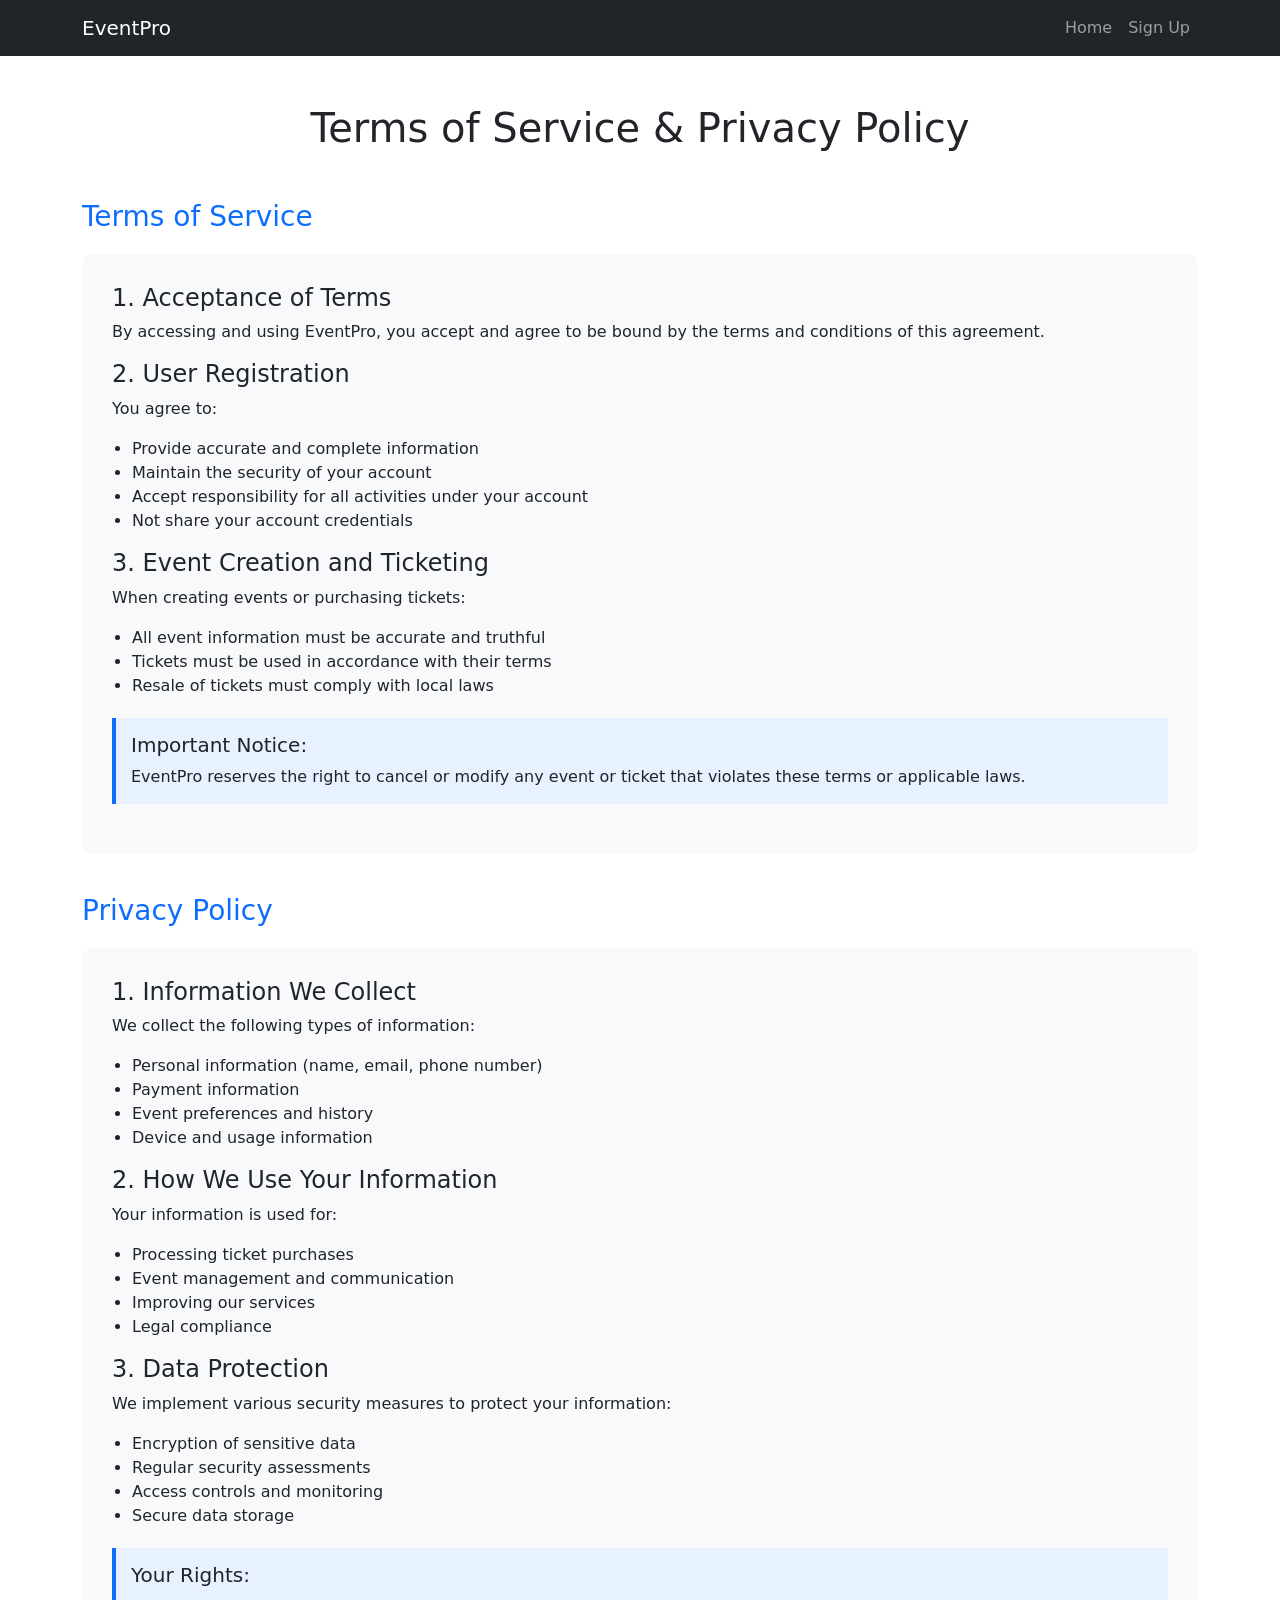
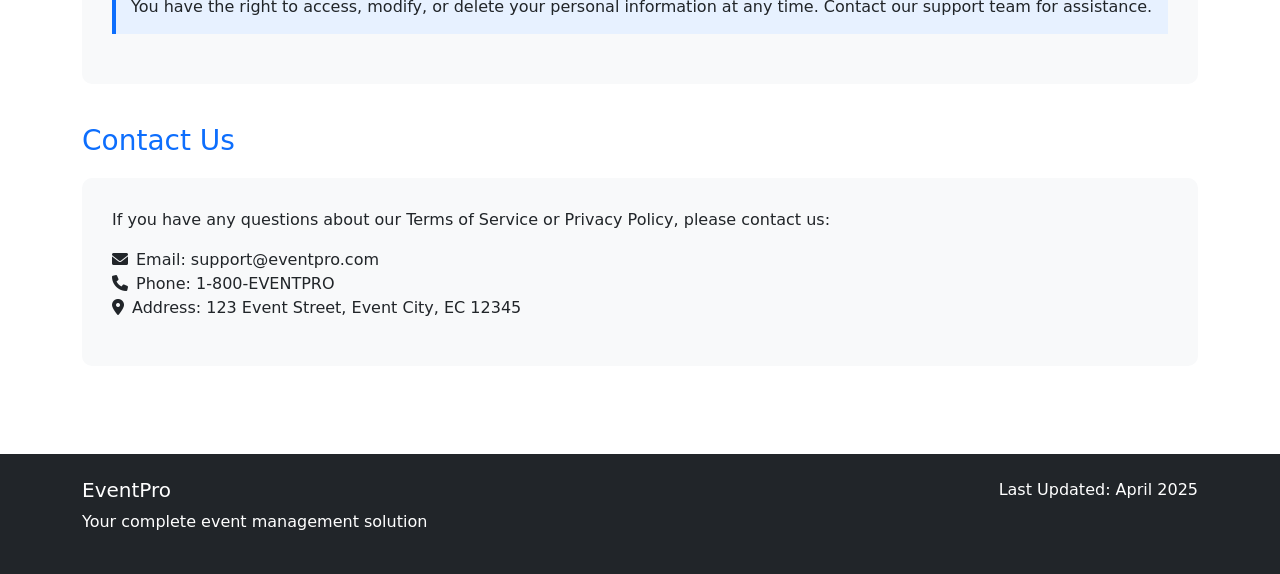
<file: Frontend/terms-privacy.html>
<!DOCTYPE html>
<html lang="en">
<head>
    <meta charset="UTF-8">
    <meta name="viewport" content="width=device-width, initial-scale=1.0">
    <title>Terms & Privacy Policy - EventPro</title>
    <link href="https://cdn.jsdelivr.net/npm/bootstrap@5.3.0/dist/css/bootstrap.min.css" rel="stylesheet">
    <link rel="stylesheet" href="https://cdnjs.cloudflare.com/ajax/libs/font-awesome/6.0.0/css/all.min.css">
    <style>
        .policy-section {
            margin-bottom: 40px;
        }
        .policy-section h3 {
            color: #0d6efd;
            margin-bottom: 20px;
        }
        .policy-content {
            background-color: #f8f9fa;
            padding: 30px;
            border-radius: 10px;
            margin-bottom: 20px;
        }
        .list-styled {
            list-style-type: disc;
            padding-left: 20px;
        }
        .highlight-box {
            background-color: #e7f1ff;
            border-left: 4px solid #0d6efd;
            padding: 15px;
            margin: 20px 0;
        }
    </style>
</head>
<body>
    <!-- Navigation -->
    <nav class="navbar navbar-expand-lg navbar-dark bg-dark">
        <div class="container">
            <a class="navbar-brand" href="index.html">EventPro</a>
            <button class="navbar-toggler" type="button" data-bs-toggle="collapse" data-bs-target="#navbarNav">
                <span class="navbar-toggler-icon"></span>
            </button>
            <div class="collapse navbar-collapse" id="navbarNav">
                <ul class="navbar-nav ms-auto">
                    <li class="nav-item"><a class="nav-link" href="index.html">Home</a></li>
                    <li class="nav-item"><a class="nav-link" href="signup.html">Sign Up</a></li>
                </ul>
            </div>
        </div>
    </nav>

    <div class="container py-5">
        <h1 class="text-center mb-5">Terms of Service & Privacy Policy</h1>

        <!-- Terms of Service -->
        <div class="policy-section">
            <h3>Terms of Service</h3>
            <div class="policy-content">
                <h4>1. Acceptance of Terms</h4>
                <p>By accessing and using EventPro, you accept and agree to be bound by the terms and conditions of this agreement.</p>

                <h4>2. User Registration</h4>
                <p>You agree to:</p>
                <ul class="list-styled">
                    <li>Provide accurate and complete information</li>
                    <li>Maintain the security of your account</li>
                    <li>Accept responsibility for all activities under your account</li>
                    <li>Not share your account credentials</li>
                </ul>

                <h4>3. Event Creation and Ticketing</h4>
                <p>When creating events or purchasing tickets:</p>
                <ul class="list-styled">
                    <li>All event information must be accurate and truthful</li>
                    <li>Tickets must be used in accordance with their terms</li>
                    <li>Resale of tickets must comply with local laws</li>
                </ul>

                <div class="highlight-box">
                    <h5>Important Notice:</h5>
                    <p class="mb-0">EventPro reserves the right to cancel or modify any event or ticket that violates these terms or applicable laws.</p>
                </div>
            </div>
        </div>

        <!-- Privacy Policy -->
        <div class="policy-section">
            <h3>Privacy Policy</h3>
            <div class="policy-content">
                <h4>1. Information We Collect</h4>
                <p>We collect the following types of information:</p>
                <ul class="list-styled">
                    <li>Personal information (name, email, phone number)</li>
                    <li>Payment information</li>
                    <li>Event preferences and history</li>
                    <li>Device and usage information</li>
                </ul>

                <h4>2. How We Use Your Information</h4>
                <p>Your information is used for:</p>
                <ul class="list-styled">
                    <li>Processing ticket purchases</li>
                    <li>Event management and communication</li>
                    <li>Improving our services</li>
                    <li>Legal compliance</li>
                </ul>

                <h4>3. Data Protection</h4>
                <p>We implement various security measures to protect your information:</p>
                <ul class="list-styled">
                    <li>Encryption of sensitive data</li>
                    <li>Regular security assessments</li>
                    <li>Access controls and monitoring</li>
                    <li>Secure data storage</li>
                </ul>

                <div class="highlight-box">
                    <h5>Your Rights:</h5>
                    <p class="mb-0">You have the right to access, modify, or delete your personal information at any time. Contact our support team for assistance.</p>
                </div>
            </div>
        </div>

        <!-- Contact Information -->
        <div class="policy-section">
            <h3>Contact Us</h3>
            <div class="policy-content">
                <p>If you have any questions about our Terms of Service or Privacy Policy, please contact us:</p>
                <ul class="list-unstyled">
                    <li><i class="fas fa-envelope me-2"></i>Email: support@eventpro.com</li>
                    <li><i class="fas fa-phone me-2"></i>Phone: 1-800-EVENTPRO</li>
                    <li><i class="fas fa-map-marker-alt me-2"></i>Address: 123 Event Street, Event City, EC 12345</li>
                </ul>
            </div>
        </div>
    </div>

    <!-- Footer -->
    <footer class="bg-dark text-white py-4">
        <div class="container">
            <div class="row">
                <div class="col-md-6">
                    <h5>EventPro</h5>
                    <p>Your complete event management solution</p>
                </div>
                <div class="col-md-6 text-md-end">
                    <p>Last Updated: April 2025</p>
                </div>
            </div>
        </div>
    </footer>

    <!-- Bootstrap JS -->
    <script src="https://cdn.jsdelivr.net/npm/bootstrap@5.3.0/dist/js/bootstrap.bundle.min.js"></script>
</body>
</html>
</file>
